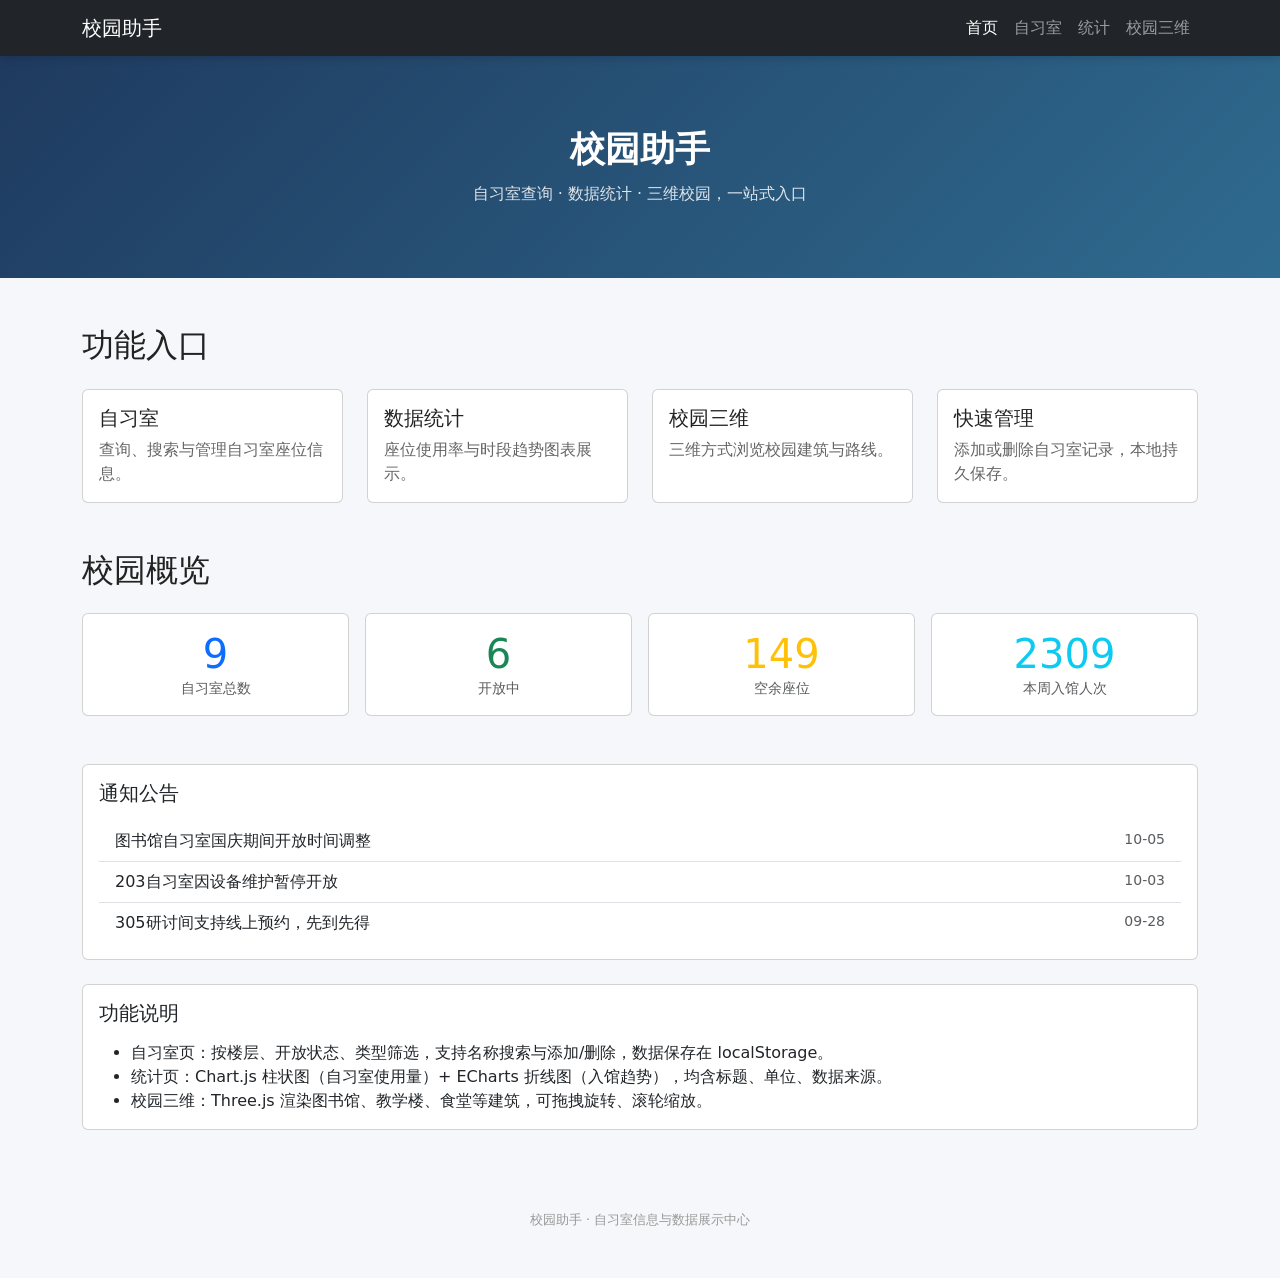
<file: index.html>
<!DOCTYPE html>
<html lang="zh-CN">
<head>
  <meta charset="UTF-8">
  <meta name="viewport" content="width=device-width, initial-scale=1.0">
  <title>校园助手 - 首页</title>
  <link href="https://cdn.jsdelivr.net/npm/bootstrap@5.3.3/dist/css/bootstrap.min.css" rel="stylesheet">
  <link rel="stylesheet" href="css/style.css">
</head>
<body>
  <nav class="navbar navbar-expand-md navbar-dark bg-dark sticky-top site-nav">
    <div class="container">
      <a class="navbar-brand" href="index.html">校园助手</a>
      <button class="navbar-toggler" type="button" data-bs-toggle="collapse" data-bs-target="#mainNav" aria-controls="mainNav" aria-expanded="false" aria-label="展开导航">
        <span class="navbar-toggler-icon"></span>
      </button>
      <div class="collapse navbar-collapse" id="mainNav">
        <ul class="navbar-nav ms-auto">
          <li class="nav-item"><a class="nav-link active" href="index.html">首页</a></li>
          <li class="nav-item"><a class="nav-link" href="study.html">自习室</a></li>
          <li class="nav-item"><a class="nav-link" href="stats.html">统计</a></li>
          <li class="nav-item"><a class="nav-link" href="three-d/scene.html">校园三维</a></li>
        </ul>
      </div>
    </div>
  </nav>

  <header class="hero">
    <h1>校园助手</h1>
    <p>自习室查询 · 数据统计 · 三维校园，一站式入口</p>
  </header>

  <main class="container my-5">
    <section class="mb-5">
      <h2 class="mb-4">功能入口</h2>
      <div class="row g-4">
        <div class="col-12 col-md-6 col-lg-3">
          <a class="card h-100 entry-card" href="study.html">
            <div class="card-body">
              <h5 class="card-title">自习室</h5>
              <p class="card-text">查询、搜索与管理自习室座位信息。</p>
            </div>
          </a>
        </div>
        <div class="col-12 col-md-6 col-lg-3">
          <a class="card h-100 entry-card" href="stats.html">
            <div class="card-body">
              <h5 class="card-title">数据统计</h5>
              <p class="card-text">座位使用率与时段趋势图表展示。</p>
            </div>
          </a>
        </div>
        <div class="col-12 col-md-6 col-lg-3">
          <a class="card h-100 entry-card" href="three-d/scene.html">
            <div class="card-body">
              <h5 class="card-title">校园三维</h5>
              <p class="card-text">三维方式浏览校园建筑与路线。</p>
            </div>
          </a>
        </div>
        <div class="col-12 col-md-6 col-lg-3">
          <a class="card h-100 entry-card" href="study.html">
            <div class="card-body">
              <h5 class="card-title">快速管理</h5>
              <p class="card-text">添加或删除自习室记录，本地持久保存。</p>
            </div>
          </a>
        </div>
      </div>
    </section>

    <section class="mb-5">
      <h2 class="mb-4">校园概览</h2>
      <div class="row g-3">
        <div class="col-6 col-md-3">
          <div class="card text-center">
            <div class="card-body">
              <h3 class="display-6 text-primary mb-0">9</h3>
              <p class="text-muted small mb-0">自习室总数</p>
            </div>
          </div>
        </div>
        <div class="col-6 col-md-3">
          <div class="card text-center">
            <div class="card-body">
              <h3 class="display-6 text-success mb-0">6</h3>
              <p class="text-muted small mb-0">开放中</p>
            </div>
          </div>
        </div>
        <div class="col-6 col-md-3">
          <div class="card text-center">
            <div class="card-body">
              <h3 class="display-6 text-warning mb-0">149</h3>
              <p class="text-muted small mb-0">空余座位</p>
            </div>
          </div>
        </div>
        <div class="col-6 col-md-3">
          <div class="card text-center">
            <div class="card-body">
              <h3 class="display-6 text-info mb-0">2309</h3>
              <p class="text-muted small mb-0">本周入馆人次</p>
            </div>
          </div>
        </div>
      </div>
    </section>

    <section class="card mb-4">
      <div class="card-body">
        <h2 class="h5 mb-3">通知公告</h2>
        <ul class="list-group list-group-flush">
          <li class="list-group-item d-flex justify-content-between">
            <span>图书馆自习室国庆期间开放时间调整</span>
            <span class="text-muted small">10-05</span>
          </li>
          <li class="list-group-item d-flex justify-content-between">
            <span>203自习室因设备维护暂停开放</span>
            <span class="text-muted small">10-03</span>
          </li>
          <li class="list-group-item d-flex justify-content-between">
            <span>305研讨间支持线上预约，先到先得</span>
            <span class="text-muted small">09-28</span>
          </li>
        </ul>
      </div>
    </section>

    <section class="card">
      <div class="card-body">
        <h2 class="h5 mb-3">功能说明</h2>
        <ul class="mb-0">
          <li>自习室页：按楼层、开放状态、类型筛选，支持名称搜索与添加/删除，数据保存在 localStorage。</li>
          <li>统计页：Chart.js 柱状图（自习室使用量）+ ECharts 折线图（入馆趋势），均含标题、单位、数据来源。</li>
          <li>校园三维：Three.js 渲染图书馆、教学楼、食堂等建筑，可拖拽旋转、滚轮缩放。</li>
        </ul>
      </div>
    </section>
  </main>

  <footer>
    <p>校园助手 · 自习室信息与数据展示中心</p>
  </footer>

  <script src="https://cdn.jsdelivr.net/npm/bootstrap@5.3.3/dist/js/bootstrap.bundle.min.js"></script>
</body>
</html>
</file>
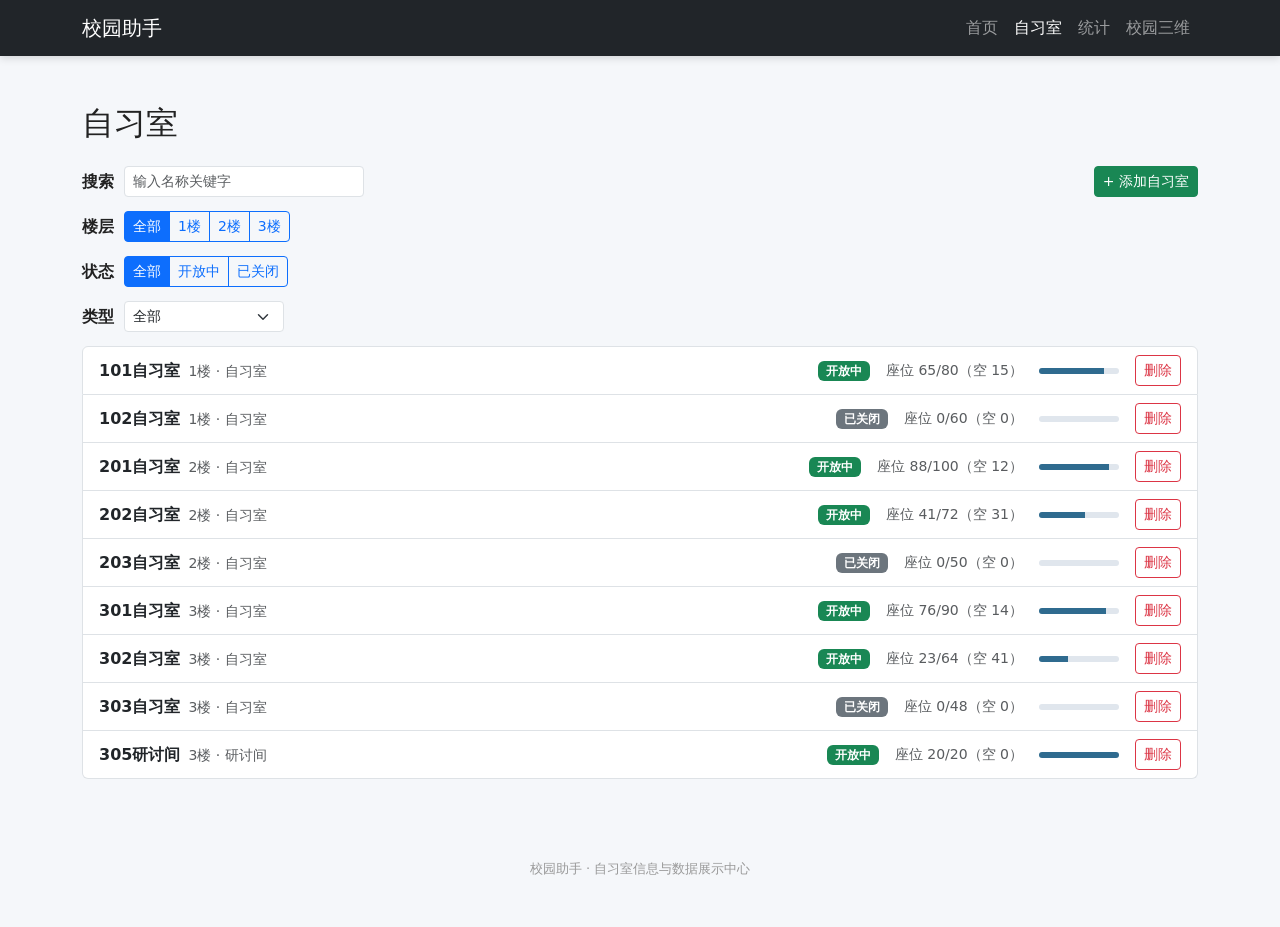
<file: study.html>
<!DOCTYPE html>
<html lang="zh-CN">
<head>
  <meta charset="UTF-8">
  <meta name="viewport" content="width=device-width, initial-scale=1.0">
  <title>校园助手 - 自习室</title>
  <link href="https://cdn.jsdelivr.net/npm/bootstrap@5.3.3/dist/css/bootstrap.min.css" rel="stylesheet">
  <link rel="stylesheet" href="css/style.css">
</head>
<body>
  <nav class="navbar navbar-expand-md navbar-dark bg-dark sticky-top site-nav">
    <div class="container">
      <a class="navbar-brand" href="index.html">校园助手</a>
      <button class="navbar-toggler" type="button" data-bs-toggle="collapse" data-bs-target="#mainNav" aria-controls="mainNav" aria-expanded="false" aria-label="展开导航">
        <span class="navbar-toggler-icon"></span>
      </button>
      <div class="collapse navbar-collapse" id="mainNav">
        <ul class="navbar-nav ms-auto">
          <li class="nav-item"><a class="nav-link" href="index.html">首页</a></li>
          <li class="nav-item"><a class="nav-link active" href="study.html">自习室</a></li>
          <li class="nav-item"><a class="nav-link" href="stats.html">统计</a></li>
          <li class="nav-item"><a class="nav-link" href="three-d/scene.html">校园三维</a></li>
        </ul>
      </div>
    </div>
  </nav>

  <main class="container my-5">
    <h2 class="mb-4">自习室</h2>

    <div id="status" class="alert alert-warning">加载中...</div>

    <div id="filter-panel" class="d-none">
      <div class="filter-bar">
        <span class="filter-label">搜索</span>
        <input type="text" class="form-control form-control-sm" id="search-input" placeholder="输入名称关键字" style="max-width: 240px;">
        <button class="btn btn-sm btn-success ms-auto" data-bs-toggle="collapse" data-bs-target="#add-form">+ 添加自习室</button>
      </div>

      <div class="collapse card mb-3" id="add-form">
        <div class="card-body">
          <div class="row g-2">
            <div class="col-md-3">
              <input type="text" class="form-control form-control-sm" id="new-name" placeholder="名称（如 401自习室）">
            </div>
            <div class="col-md-2">
              <select class="form-select form-select-sm" id="new-floor">
                <option value="1楼">1楼</option>
                <option value="2楼">2楼</option>
                <option value="3楼">3楼</option>
              </select>
            </div>
            <div class="col-md-2">
              <select class="form-select form-select-sm" id="new-type">
                <option value="自习室">自习室</option>
                <option value="研讨间">研讨间</option>
              </select>
            </div>
            <div class="col-md-2">
              <input type="number" class="form-control form-control-sm" id="new-seats" placeholder="总座位数" min="1">
            </div>
            <div class="col-md-2">
              <input type="number" class="form-control form-control-sm" id="new-used" placeholder="已用座位数" min="0">
            </div>
            <div class="col-md-1 d-flex align-items-center">
              <div class="form-check">
                <input class="form-check-input" type="checkbox" id="new-open" checked>
                <label class="form-check-label small" for="new-open">开放</label>
              </div>
            </div>
          </div>
          <div class="mt-2 d-flex align-items-center gap-2">
            <button class="btn btn-primary btn-sm" id="add-btn">确认添加</button>
            <span id="form-msg" class="text-danger small"></span>
          </div>
        </div>
      </div>

      <div class="filter-bar">
        <span class="filter-label">楼层</span>
        <div class="btn-group btn-group-sm" id="floor-filters" role="group" aria-label="按楼层筛选">
          <button type="button" class="btn btn-primary" data-floor="全部">全部</button>
          <button type="button" class="btn btn-outline-primary" data-floor="1楼">1楼</button>
          <button type="button" class="btn btn-outline-primary" data-floor="2楼">2楼</button>
          <button type="button" class="btn btn-outline-primary" data-floor="3楼">3楼</button>
        </div>
      </div>
      <div class="filter-bar">
        <span class="filter-label">状态</span>
        <div class="btn-group btn-group-sm" id="open-filters" role="group" aria-label="按开放状态筛选">
          <button type="button" class="btn btn-primary" data-open="全部">全部</button>
          <button type="button" class="btn btn-outline-primary" data-open="open">开放中</button>
          <button type="button" class="btn btn-outline-primary" data-open="closed">已关闭</button>
        </div>
      </div>
      <div class="filter-bar">
        <span class="filter-label">类型</span>
        <select class="form-select form-select-sm" id="type-filter" aria-label="按类型筛选" style="max-width: 160px;">
          <option value="全部">全部</option>
          <option value="自习室">自习室</option>
          <option value="研讨间">研讨间</option>
        </select>
      </div>
      <ul class="list-group" id="room-list"></ul>
    </div>
  </main>

  <footer>
    <p>校园助手 · 自习室信息与数据展示中心</p>
  </footer>

  <script src="https://cdn.jsdelivr.net/npm/jquery@3.7.1/dist/jquery.min.js"></script>
  <script src="https://cdn.jsdelivr.net/npm/bootstrap@5.3.3/dist/js/bootstrap.bundle.min.js"></script>
  <script src="js/study.js"></script>
</body>
</html>
</file>
<file: css/style.css>
body {
  background: #f5f7fa;
  color: #222;
}
.site-nav {
  box-shadow: 0 2px 8px rgba(0, 0, 0, .15);
}
.hero {
  padding: 72px 0 56px;
  text-align: center;
  background: linear-gradient(135deg, #1f3a5f, #2f6b8f);
  color: #fff;
}
.hero h1 {
  font-size: 2.2rem;
  font-weight: 700;
}
.hero p {
  margin-top: 12px;
  opacity: .85;
}
.entry-card {
  text-decoration: none;
  color: inherit;
  display: block;
  transition: transform .15s ease, box-shadow .15s ease;
}
.entry-card:hover {
  transform: translateY(-4px);
  box-shadow: 0 8px 20px rgba(0, 0, 0, .12);
}
.entry-card .card-text {
  color: #666;
}
footer {
  text-align: center;
  color: #999;
  font-size: 13px;
  padding: 32px 0;
}
.filter-bar {
  display: flex;
  align-items: center;
  gap: 10px;
  margin-bottom: 14px;
  flex-wrap: wrap;
}
.filter-label {
  font-weight: 600;
  white-space: nowrap;
}
.chart-box {
  height: 360px;
  position: relative;
}
.room-item {
  cursor: pointer;
}
.room-item:hover {
  background: #f0f6fb;
}
.seat-bar {
  height: 6px;
  border-radius: 3px;
  background: #e0e6ed;
  overflow: hidden;
  min-width: 80px;
}
.seat-bar > span {
  display: block;
  height: 100%;
  background: #2f6b8f;
}
</file>
